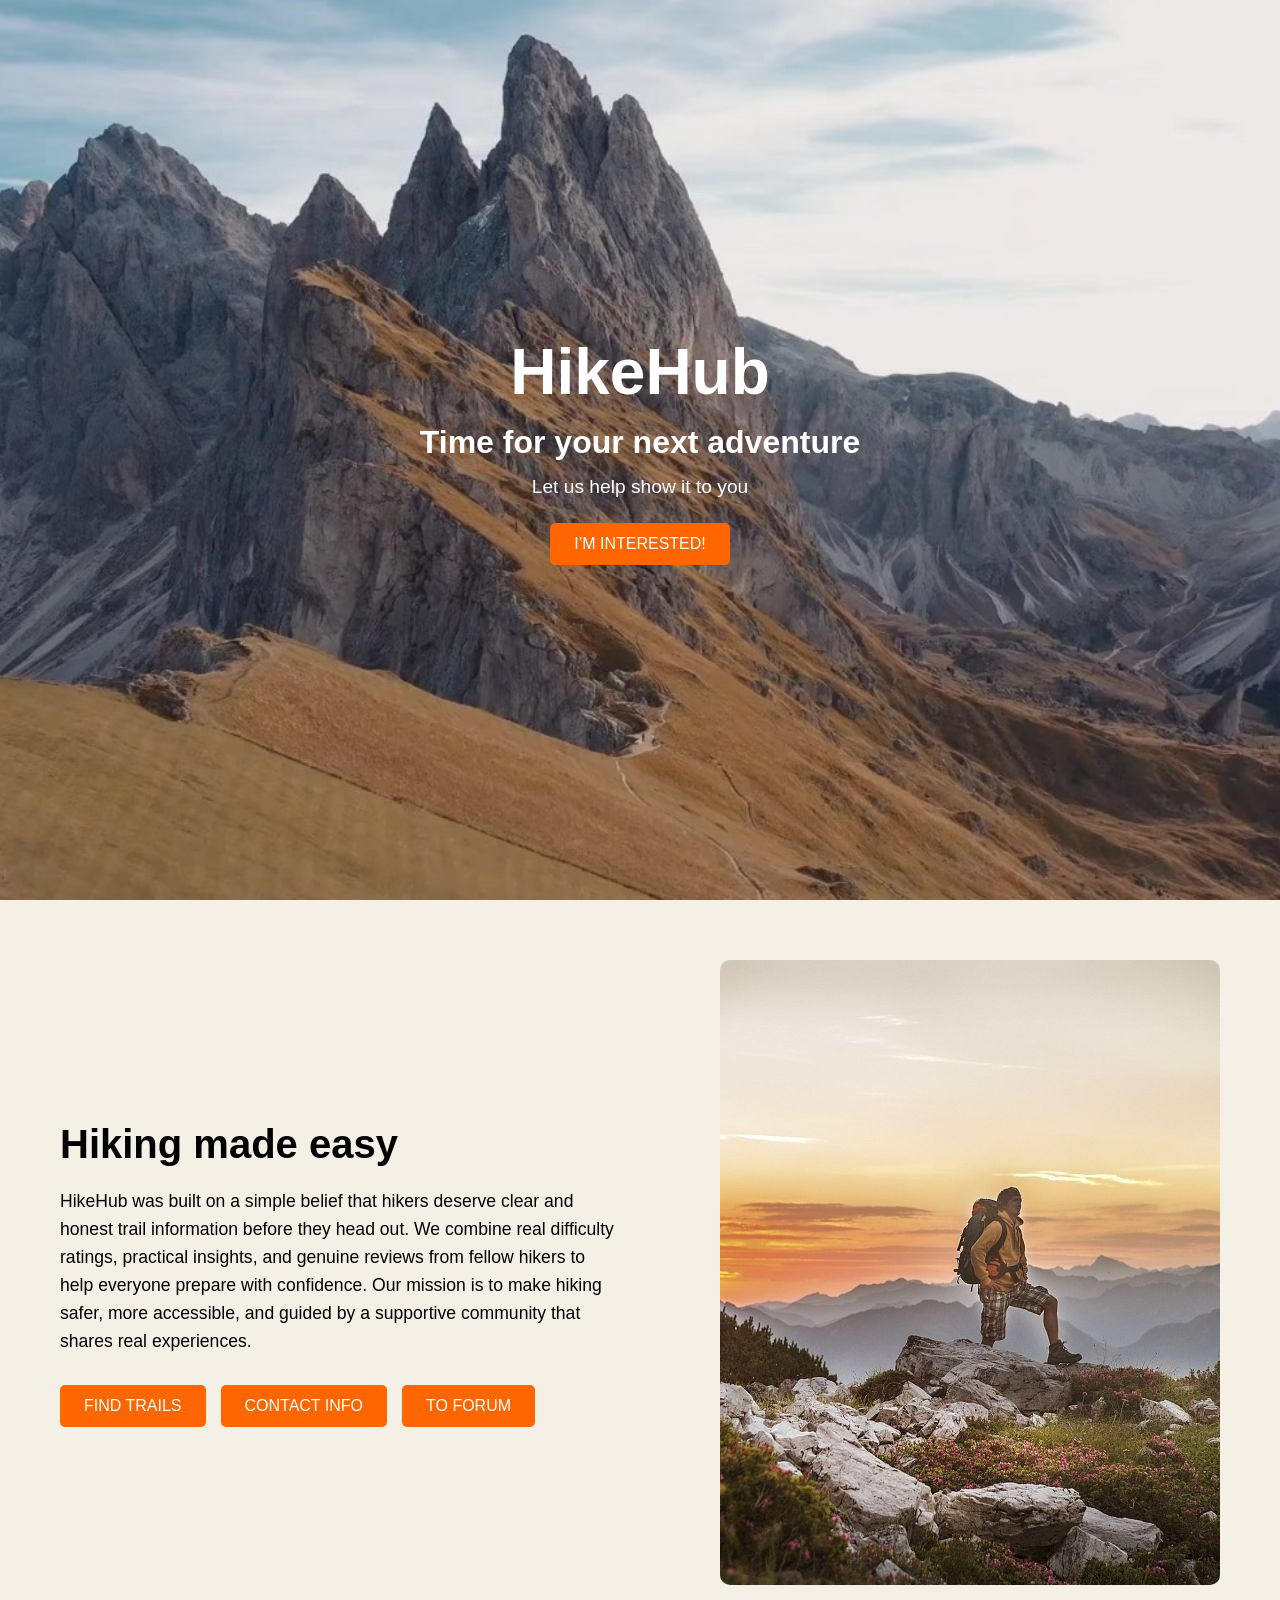
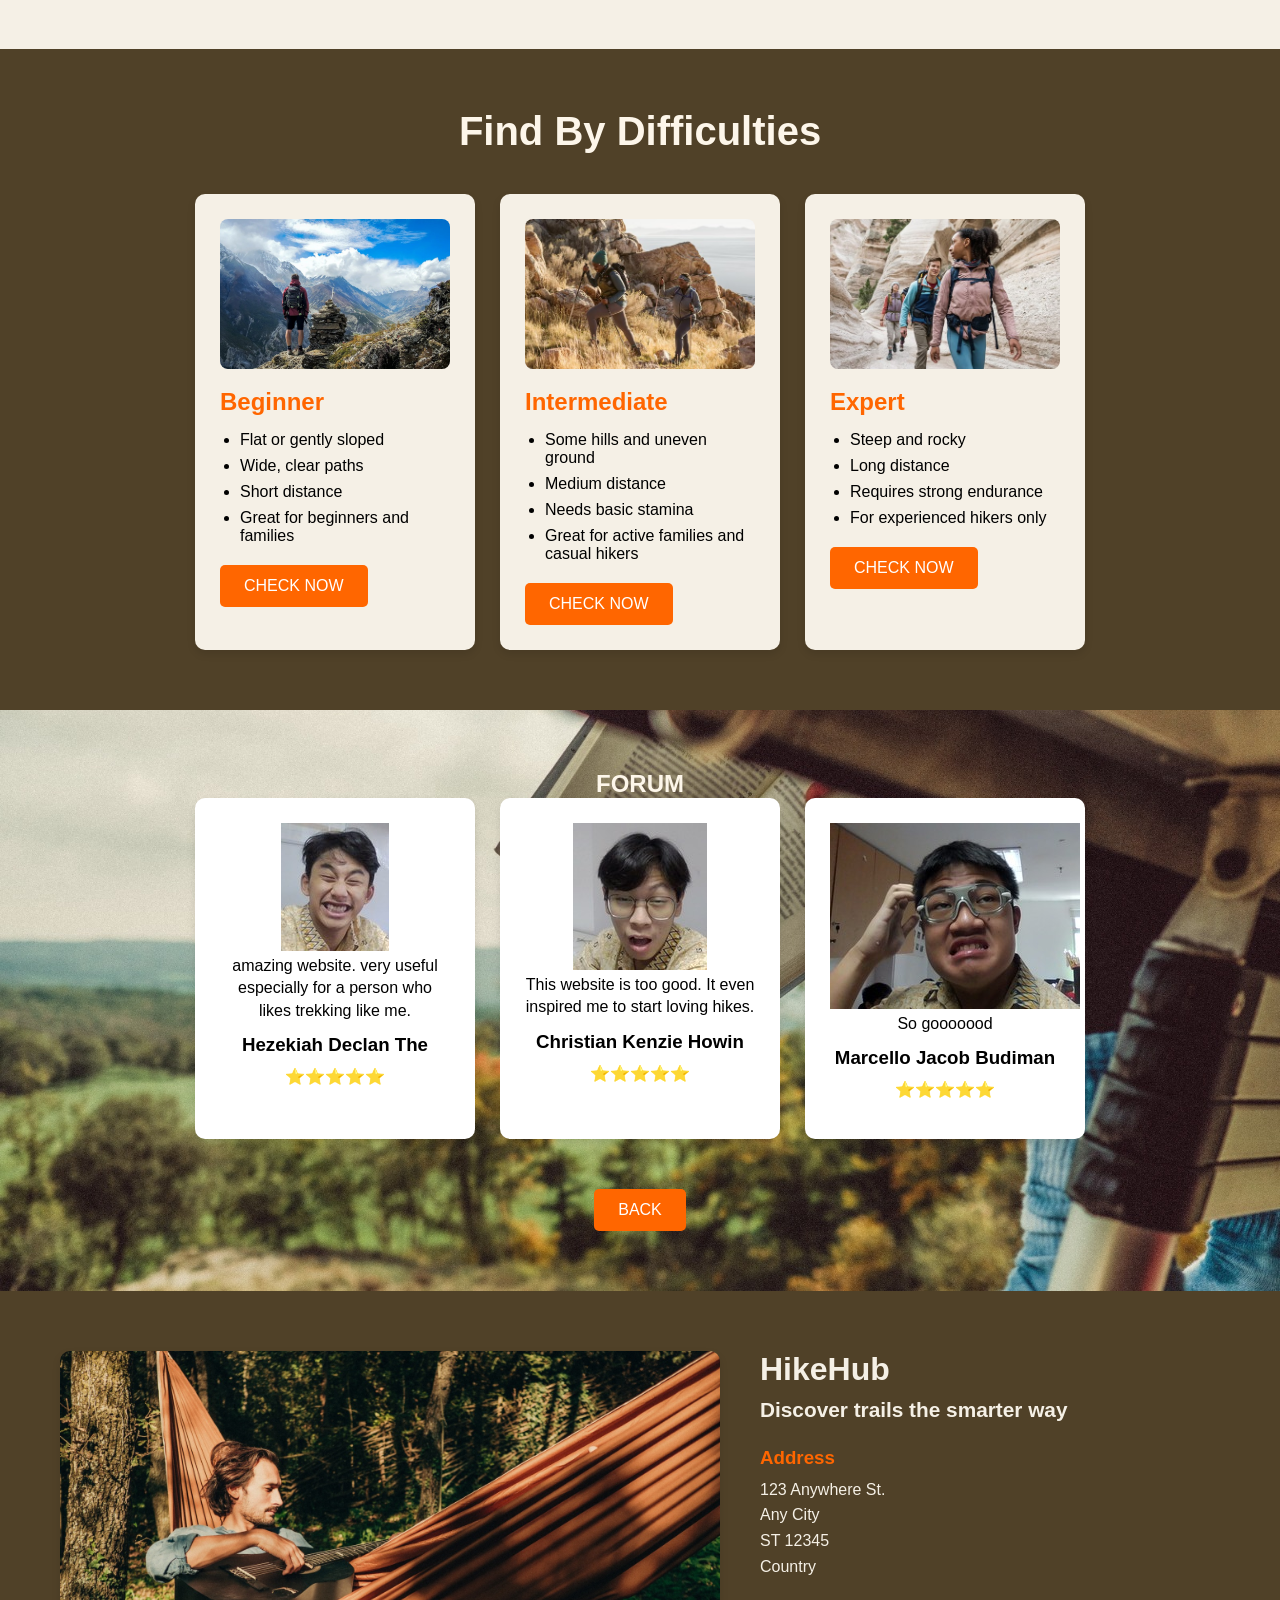
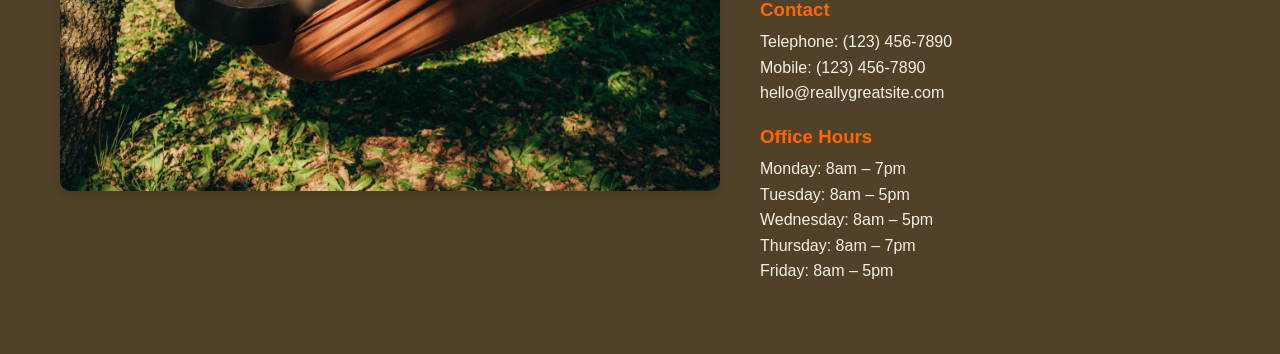
<file: index.html>
<!DOCTYPE html>
<html lang="en">
<head>
        <meta charset="UTF-8">
        <meta name="viewport" content="width=device-width, initial-scale=1.0">
        <title>HikeHub</title>
        <meta name="description" content="Hike Hub is a hiking website designed to help people discover and explore hiking trails.">
  
          <!-- Google tag (gtag.js) -->
          <script async src="https://www.googletagmanager.com/gtag/js?id=G-FWZPLFTRER"></script>
        <script>
          window.dataLayer = window.dataLayer || [];
          function gtag(){dataLayer.push(arguments);}
          gtag('js', new Date());
        gtag('config', 'G-FWZPLFTRER');
        </script>
  <meta charset="UTF-8">
  <meta name="viewport" content="width=device-width, initial-scale=1.0">
  <title>HikeHub</title>
  <link rel="stylesheet" href="styles.css">
  <meta name="keywords" content="HikeHub">
  <meta name="description" content="Marpel">
</head>
<body>

  <section class="PEL">
    <div class="KENZ">
      <h1>HikeHub</h1>
      <h2>Time for your next adventure</h2>
      <p>Let us help show it to you</p>
      <a href="#PELLL" class="KENZZZ">I’M INTERESTED!</a>
    </div>
  </section>

  <section id="PELLL" class="PELLL">
    <div class="ZIEEE">
      <h1>Hiking made easy</h1>
      <p>
        HikeHub was built on a simple belief that hikers deserve clear and honest trail information before they head out. 
        We combine real difficulty ratings, practical insights, and genuine reviews from fellow hikers to help everyone prepare with confidence. 
        Our mission is to make hiking safer, more accessible, and guided by a supportive community that shares real experiences.
      </p>
      <div class="FEII">
        <a href="#anything" class="KENZZZ">FIND TRAILS</a>
        <a href="#MISAEL" class="KENZZZ">CONTACT INFO</a>
        <a href="#anythingelse" class="KENZZZ">TO FORUM</a>
      </div>
    </div>
    <div class="VEL">
      <img src="2.jpeg" alt="Hiker Sunset">
    </div>
  </section>

  <section id="anything" class="anything">
    <h1>Find By Difficulties</h1>
    <div class="HARUSNYABEBAS">
      <div class="BEBAS">
        <img src="3 1.jpeg" alt="Beginner Trail" class="card-img">
        <h2>Beginner</h2>
        <ul>
          <li>Flat or gently sloped</li>
          <li>Wide, clear paths</li>
          <li>Short distance</li>
          <li>Great for beginners and families</li>
        </ul>
        <a href="abc.html" class="KENZZZ">CHECK NOW</a>
      </div>
      <div class="BEBAS">
        <img src="3.jpeg" alt="Intermediate Trail" class="card-img">
        <h2>Intermediate</h2>
        <ul>
          <li>Some hills and uneven ground</li>
          <li>Medium distance</li>
          <li>Needs basic stamina</li>
          <li>Great for active families and casual hikers</li>
        </ul>
        <a href="intermediate.html" class="KENZZZ">CHECK NOW</a>
      </div>
      <div class="BEBAS">
        <img src="32.jpeg" alt="Expert Trail" class="card-img">
        <h2>Expert</h2>
        <ul>
          <li>Steep and rocky</li>
          <li>Long distance</li>
          <li>Requires strong endurance</li>
          <li>For experienced hikers only</li>
        </ul>
        <a href="def.html" class="KENZZZ">CHECK NOW</a>
      </div>
    </div>
  </section>

  <section id="anythingelse" class="anythingelse">
    <h1>FORUM</h1>
    <div class="FORUMSSS">
      <div class="HEZKIE">
        <img src="HEZK.jpeg" alt="Profile 1" class="APA">
        <p>amazing website. very useful especially for a person who likes trekking like me.</p>
        <h3>Hezekiah Declan The</h3>
        <p>⭐⭐⭐⭐⭐</p>
      </div>
      <div class="HEZKIE">
        <img src="KEN.jpeg" alt="Profile 2" class="APA">
        <p>This website is too good. It even inspired me to start loving hikes.</p>
        <h3>Christian Kenzie Howin</h3>
        <p>⭐⭐⭐⭐⭐</p>
      </div>
      <div class="HEZKIE">
        <img src="CELLO.jpeg" alt="Profile 3" class="APA">
        <p>So gooooood</p>
        <h3>Marcello Jacob Budiman</h3>
        <p>⭐⭐⭐⭐⭐</p>
      </div>
    </div>
    <a href="#PELLL" class="KENZZZ forum-back">BACK</a>
  </section>

  <section id="MISAEL" class="MISAEL">
    <div class="BENN">
      <img src="81.jpeg" alt="Chilling Guy">
    </div>
    <div class="MIKHAEL">
      <h1>HikeHub</h1>
      <h2>Discover trails the smarter way</h2>

      <h3>Address</h3>
      <p>123 Anywhere St.<br>Any City<br>ST 12345<br>Country</p>

      <h3>Contact</h3>
      <p>Telephone: (123) 456-7890<br>
         Mobile: (123) 456-7890<br>
         hello@reallygreatsite.com</p>

      <h3>Office Hours</h3>
      <p>
        Monday: 8am – 7pm<br>
        Tuesday: 8am – 5pm<br>
        Wednesday: 8am – 5pm<br>
        Thursday: 8am – 7pm<br>
        Friday: 8am – 5pm
      </p>

  </section>

</body>
</html>
</file>
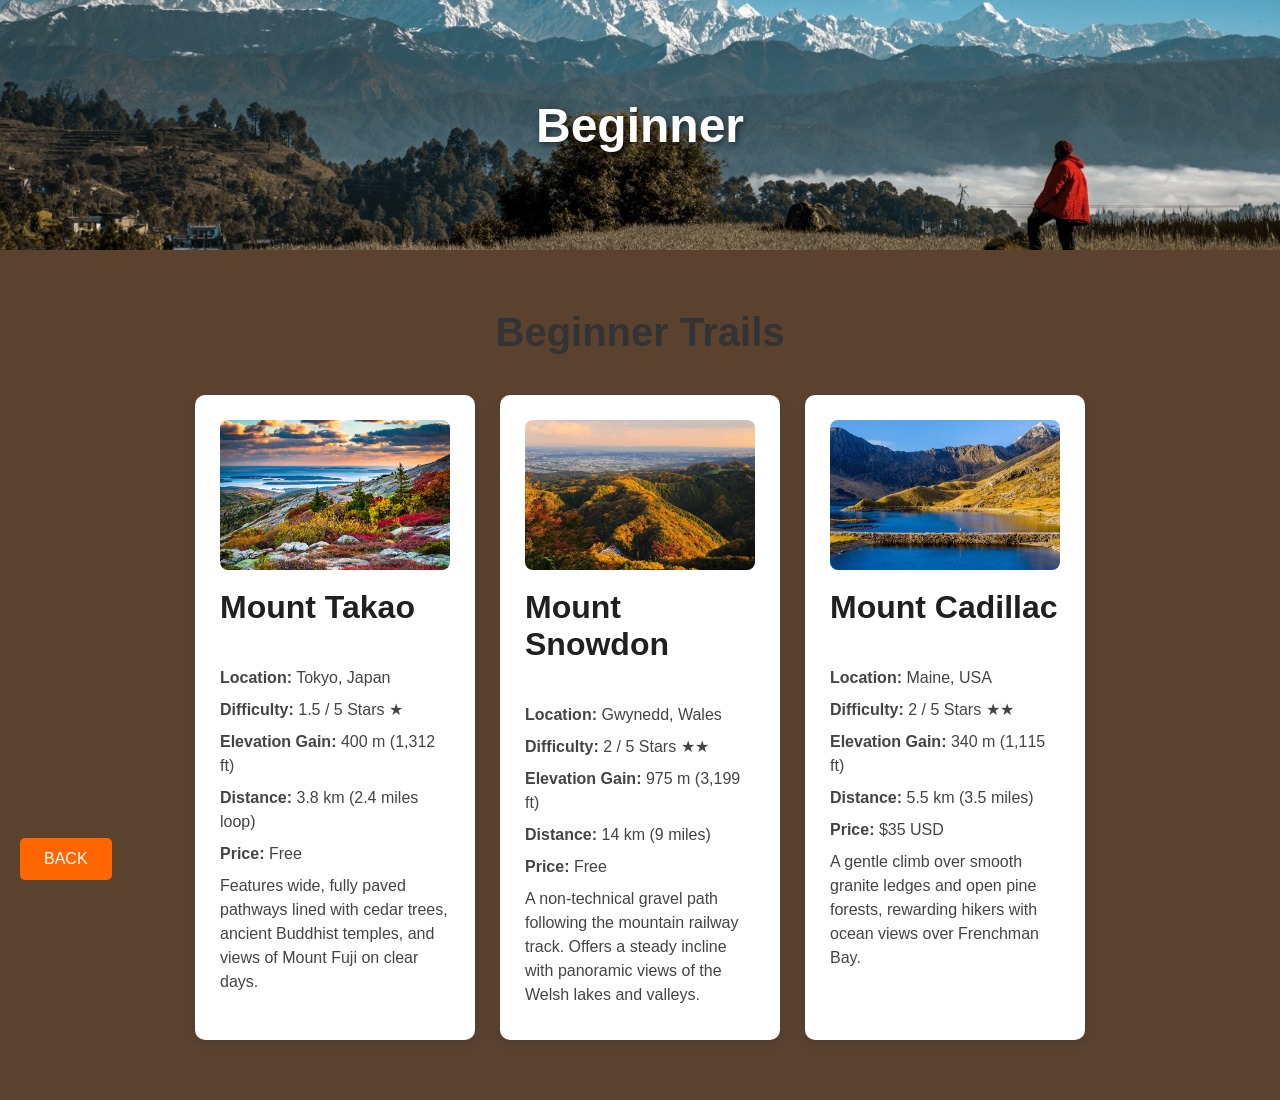
<file: abc.html>
<!DOCTYPE html>
<html lang="en">
<head>
  <meta charset="UTF-8">
  <meta name="viewport" content="width=device-width, initial-scale=1.0">
  <title>Beginner</title>
  <link rel="stylesheet" href="styles.css">
</head>
<body>
    <section class="banner">
    <h1>Beginner</h1>
  </section>

  <section class="BEBASPAGE">
    <h1>Beginner Trails</h1>

    <div class="HARUSNYA">
      <div class="BEBAS-trail">
        <a href="LOGIN.html">
            <img src="44.jpeg" alt="Mount Takao" class="card-img">
        </a>
        <h2>Mount Takao</h2>
        <p><strong>Location:</strong> Tokyo, Japan</p>
        <p><strong>Difficulty:</strong> 1.5 / 5 Stars ★</p>
        <p><strong>Elevation Gain:</strong> 400 m (1,312 ft)</p>
        <p><strong>Distance:</strong> 3.8 km (2.4 miles loop)</p>
        <p><strong>Price:</strong> Free</p>
        <p>Features wide, fully paved pathways lined with cedar trees, ancient Buddhist temples, and views of Mount Fuji on clear days.</p>
      </div>

      <div class="BEBAS-trail">
        <a href="LOGIN.html">
         <img src="42.jpeg" alt="Mount Snowdon" class="card-img">
        </a>
        <h2>Mount Snowdon</h2>
        <p><strong>Location:</strong> Gwynedd, Wales</p>
        <p><strong>Difficulty:</strong> 2 / 5 Stars ★★</p>
        <p><strong>Elevation Gain:</strong> 975 m (3,199 ft)</p>
        <p><strong>Distance:</strong> 14 km (9 miles)</p>
        <p><strong>Price:</strong> Free</p>
        <p>A non-technical gravel path following the mountain railway track. Offers a steady incline with panoramic views of the Welsh lakes and valleys.</p>
      </div>

      <div class="BEBAS-trail">
        <a href="LOGIN.html">
         <img src="43.jpeg" alt="Mount Cadillac" class="card-img">
        </a>
        <h2>Mount Cadillac</h2>
        <p><strong>Location:</strong> Maine, USA</p>
        <p><strong>Difficulty:</strong> 2 / 5 Stars ★★</p>
        <p><strong>Elevation Gain:</strong> 340 m (1,115 ft)</p>
        <p><strong>Distance:</strong> 5.5 km (3.5 miles)</p>
        <p><strong>Price:</strong> $35 USD</p>
        <p>A gentle climb over smooth granite ledges and open pine forests, rewarding hikers with ocean views over Frenchman Bay.</p>
      </div>
    </div>

    <a href="open.html" class="KENZZZ contact-back">BACK</a>
  </section>

</body>
</html>
</file>
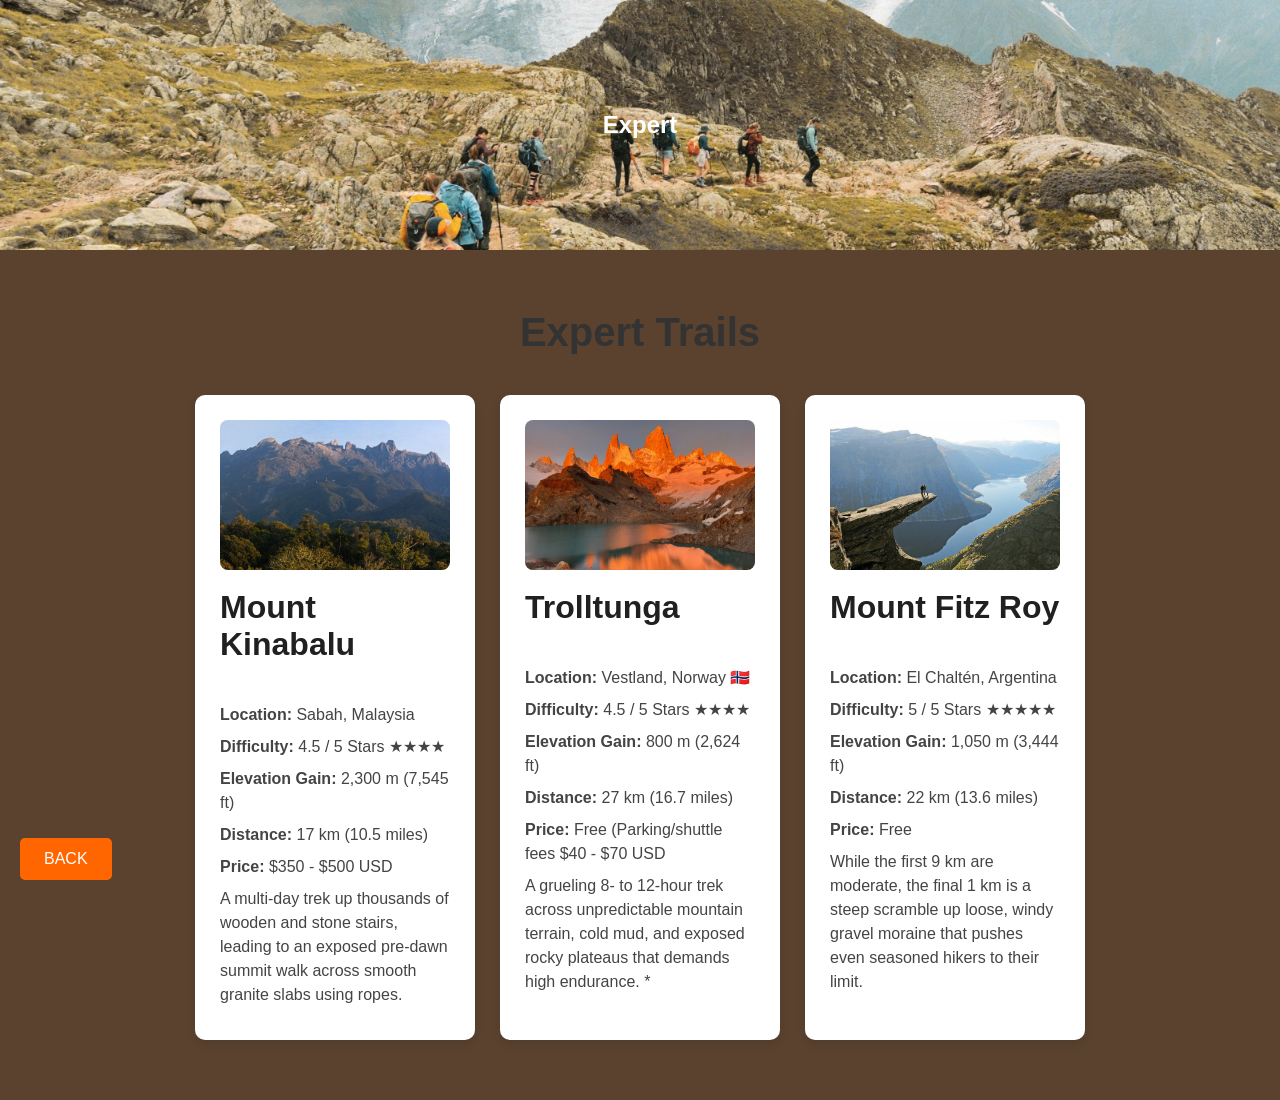
<file: def.html>
<!DOCTYPE html>
<html lang="en">
<head>
  <meta charset="UTF-8">
  <meta name="viewport" content="width=device-width, initial-scale=1.0">
  <title>Expert</title>
  <link rel="stylesheet" href="styles.css">
</head>
<body>
      <section class="banner2">
    <h1>Expert</h1>
  </section>

  <section class="BEBASPAGE">
    <h1>Expert Trails</h1>

    <div class="HARUSNYA">
      <div class="BEBAS-trail">
        <img src="62.jpeg" alt="Mount Fuji" class="card-img">
        <h2>Mount Kinabalu</h2>
        <p><strong>Location:</strong> Sabah, Malaysia</p>
        <p><strong>Difficulty:</strong> 4.5 / 5 Stars ★★★★</p>
        <p><strong>Elevation Gain:</strong> 2,300 m (7,545 ft)</p>
        <p><strong>Distance:</strong> 17 km (10.5 miles)</p>
        <p><strong>Price:</strong> $350 - $500 USD</p>
        <p>A multi-day trek up thousands of wooden and stone stairs, leading to an exposed pre-dawn summit walk across smooth granite slabs using ropes.</p>
      </div>

      <div class="BEBAS-trail">
        <img src="63.jpeg" alt="Mount Snowdon" class="card-img">
        <h2>Trolltunga</h2>
        <p><strong>Location:</strong> Vestland, Norway 🇳🇴</p>
        <p><strong>Difficulty:</strong> 4.5 / 5 Stars ★★★★</p>
        <p><strong>Elevation Gain:</strong> 800 m (2,624 ft)</p>
        <p><strong>Distance:</strong> 27 km (16.7 miles)</p>
        <p><strong>Price:</strong> Free (Parking/shuttle fees $40 - $70 USD</p>
        <p> A grueling 8- to 12-hour trek across unpredictable mountain terrain, cold mud, and exposed rocky plateaus that demands high endurance.
* </p>
      </div>

      <div class="BEBAS-trail">
        <img src="64.jpeg" alt="Mount Cadillac" class="card-img">
      <h2>Mount Fitz Roy</h2>
        <p><strong>Location:</strong> El Chaltén, Argentina</p>
        <p><strong>Difficulty:</strong> 5 / 5 Stars ★★★★★</p>
        <p><strong>Elevation Gain:</strong> 1,050 m (3,444 ft)</p>
        <p><strong>Distance:</strong> 22 km (13.6 miles)</p>
        <p><strong>Price:</strong> Free</p>
        <p>While the first 9 km are moderate, the final 1 km is a steep scramble up loose, windy gravel moraine that pushes even seasoned hikers to their limit.</p>
      </div>
    </div>

    <a href="open.html" class="KENZZZ contact-back">BACK</a>
  </section>

</body>
</html>
</file>
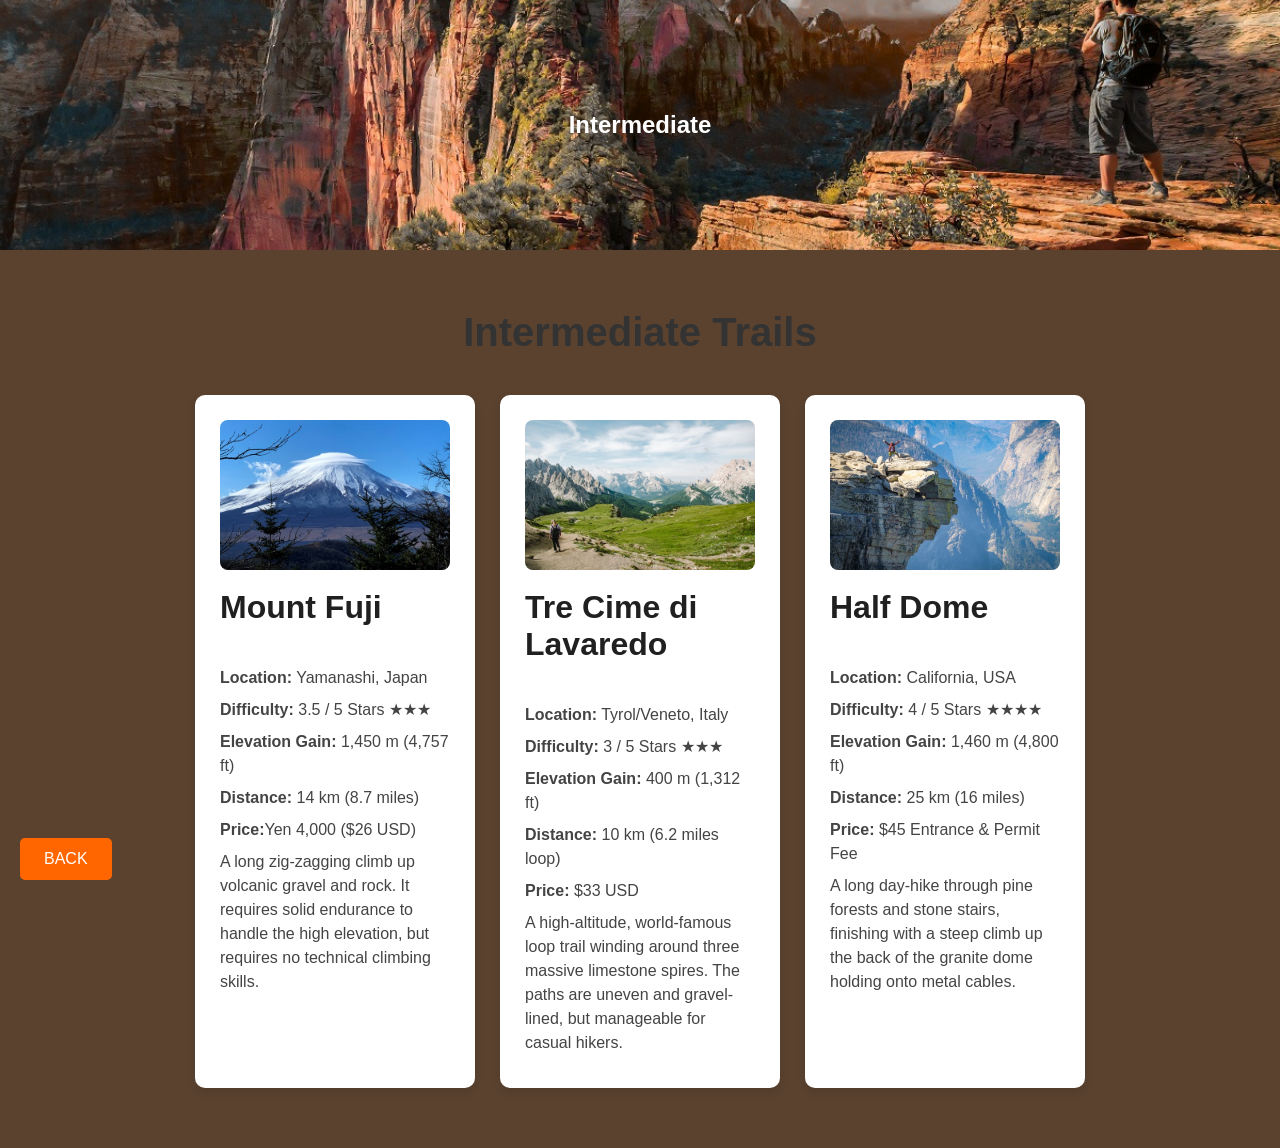
<file: INTERMEDIATE.HTML>
<!DOCTYPE html>
<html lang="en">
<head>
  <meta charset="UTF-8">
  <meta name="viewport" content="width=device-width, initial-scale=1.0">
  <title>Intermediate</title>
  <link rel="stylesheet" href="styles.css">
</head>
<body>
  <section class="banner3">
    <h1>Intermediate</h1>
  </section>

  <section class="BEBASPAGE">
    <h1>Intermediate Trails</h1>

    <div class="HARUSNYA">
      <div class="BEBAS-trail">
        <img src="53.jpeg" alt="Mount Takao" class="card-img">
       <h2>Mount Fuji</h2>
        <p><strong>Location:</strong> Yamanashi, Japan</p>
        <p><strong>Difficulty:</strong> 3.5 / 5 Stars ★★★</p>
        <p><strong>Elevation Gain:</strong> 1,450 m (4,757 ft)</p>
        <p><strong>Distance:</strong> 14 km (8.7 miles)</p>
        <p><strong>Price:</strong>Yen 4,000 ($26 USD) </p>
        <p>A long zig-zagging climb up volcanic gravel and rock. It requires solid endurance to handle the high elevation, but requires no technical climbing skills.</p>
      </div>

      <div class="BEBAS-trail">
        <img src="54.jpeg" alt="Mount Snowdon" class="card-img">
        <h2>Tre Cime di Lavaredo</h2>
        <p><strong>Location:</strong> Tyrol/Veneto, Italy</p>
        <p><strong>Difficulty:</strong> 3 / 5 Stars ★★★</p>
        <p><strong>Elevation Gain:</strong> 400 m (1,312 ft)</p>
        <p><strong>Distance:</strong> 10 km (6.2 miles loop)</p>
        <p><strong>Price:</strong> $33 USD</p>
        <p>A high-altitude, world-famous loop trail winding around three massive limestone spires. The paths are uneven and gravel-lined, but manageable for casual hikers.</p>
      </div>

      <div class="BEBAS-trail">
        <img src="55.jpeg" alt="Mount Cadillac" class="card-img">
        <h2>Half Dome</h2>
        <p><strong>Location:</strong> California, USA</p>
        <p><strong>Difficulty:</strong> 4 / 5 Stars ★★★★</p>
        <p><strong>Elevation Gain:</strong> 1,460 m (4,800 ft)</p>
        <p><strong>Distance:</strong> 25 km (16 miles)</p>
        <p><strong>Price:</strong> $45 Entrance & Permit Fee</p>
        <p>A long day-hike through pine forests and stone stairs, finishing with a steep climb up the back of the granite dome holding onto metal cables.</p>
      </div>
    </div>

    <a href="open.html" class="KENZZZ contact-back">BACK</a>
  </section>

</body>
</html>
</file>
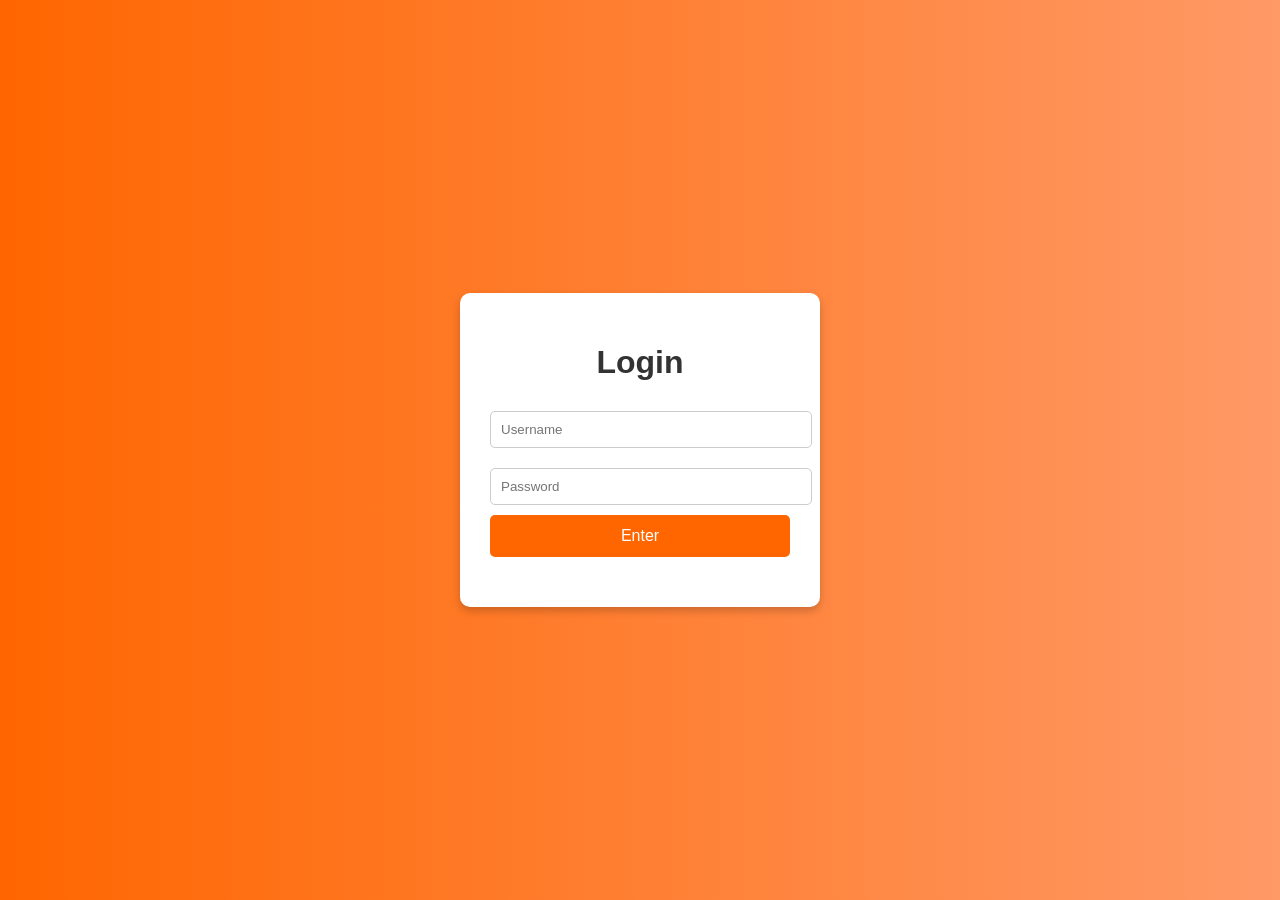
<file: LOGIN.html>
<!DOCTYPE html>
<html lang="en">
<head>
  <meta charset="UTF-8">
  <meta name="viewport" content="width=device-width, initial-scale=1.0">
  <title>Log in Page</title>
  <style>
    body {
      font-family: Arial, sans-serif;
      background: linear-gradient(to right, #ff6600, #ff9966);
      display: flex;
      justify-content: center;
      align-items: center;
      height: 100vh;
      margin: 0;
    }

    .logincontainer {
      background: white;
      padding: 30px;
      border-radius: 10px;
      box-shadow: 0 4px 8px rgba(0,0,0,0.2);
      text-align: center;
      width: 300px;
    }

    .logincontainer h1 {
      margin-bottom: 20px;
      color: #333;
    }

    input {
      width: 100%;
      padding: 10px;
      margin: 10px 0;
      border: 1px solid #ccc;
      border-radius: 5px;
    }

    button {
      background-color: #ff6600;
      color: white;
      border: none;
      padding: 12px 20px;
      border-radius: 5px;
      cursor: pointer;
      width: 100%;
      font-size: 1rem;
      transition: background 0.3s ease;
    }

    button:hover {
      background-color: #e65c00;
    }

    .message {
      margin-top: 20px;
      font-size: 1.1rem;
      color: #333;
    }
  </style>
</head>
<body>

  <div class="logincontainer">
    <h1>Login</h1>
    <input type="text" id="username" placeholder="Username">
    <input type="password" id="password" placeholder="Password">
    <button onclick="login()">Enter</button>
    <div class="message" id="message"></div>
  </div>

  <script>
    function login() {
      const user = document.getElementById('username').value;
      const pass = document.getElementById('password').value;

      if (user && pass) {
        document.getElementById('message').innerText = "Please wait a few seconds...";
        
        const delay = Math.floor(Math.random() * (7000 - 3000 + 1)) + 3000;
        
        setTimeout(() => {
          window.location.href = "open.html"; 
        }, delay);
      } else {
        document.getElementById('message').innerText = "Please enter both username and password.";
      }
    }
  </script>

</body>
</html>
</file>
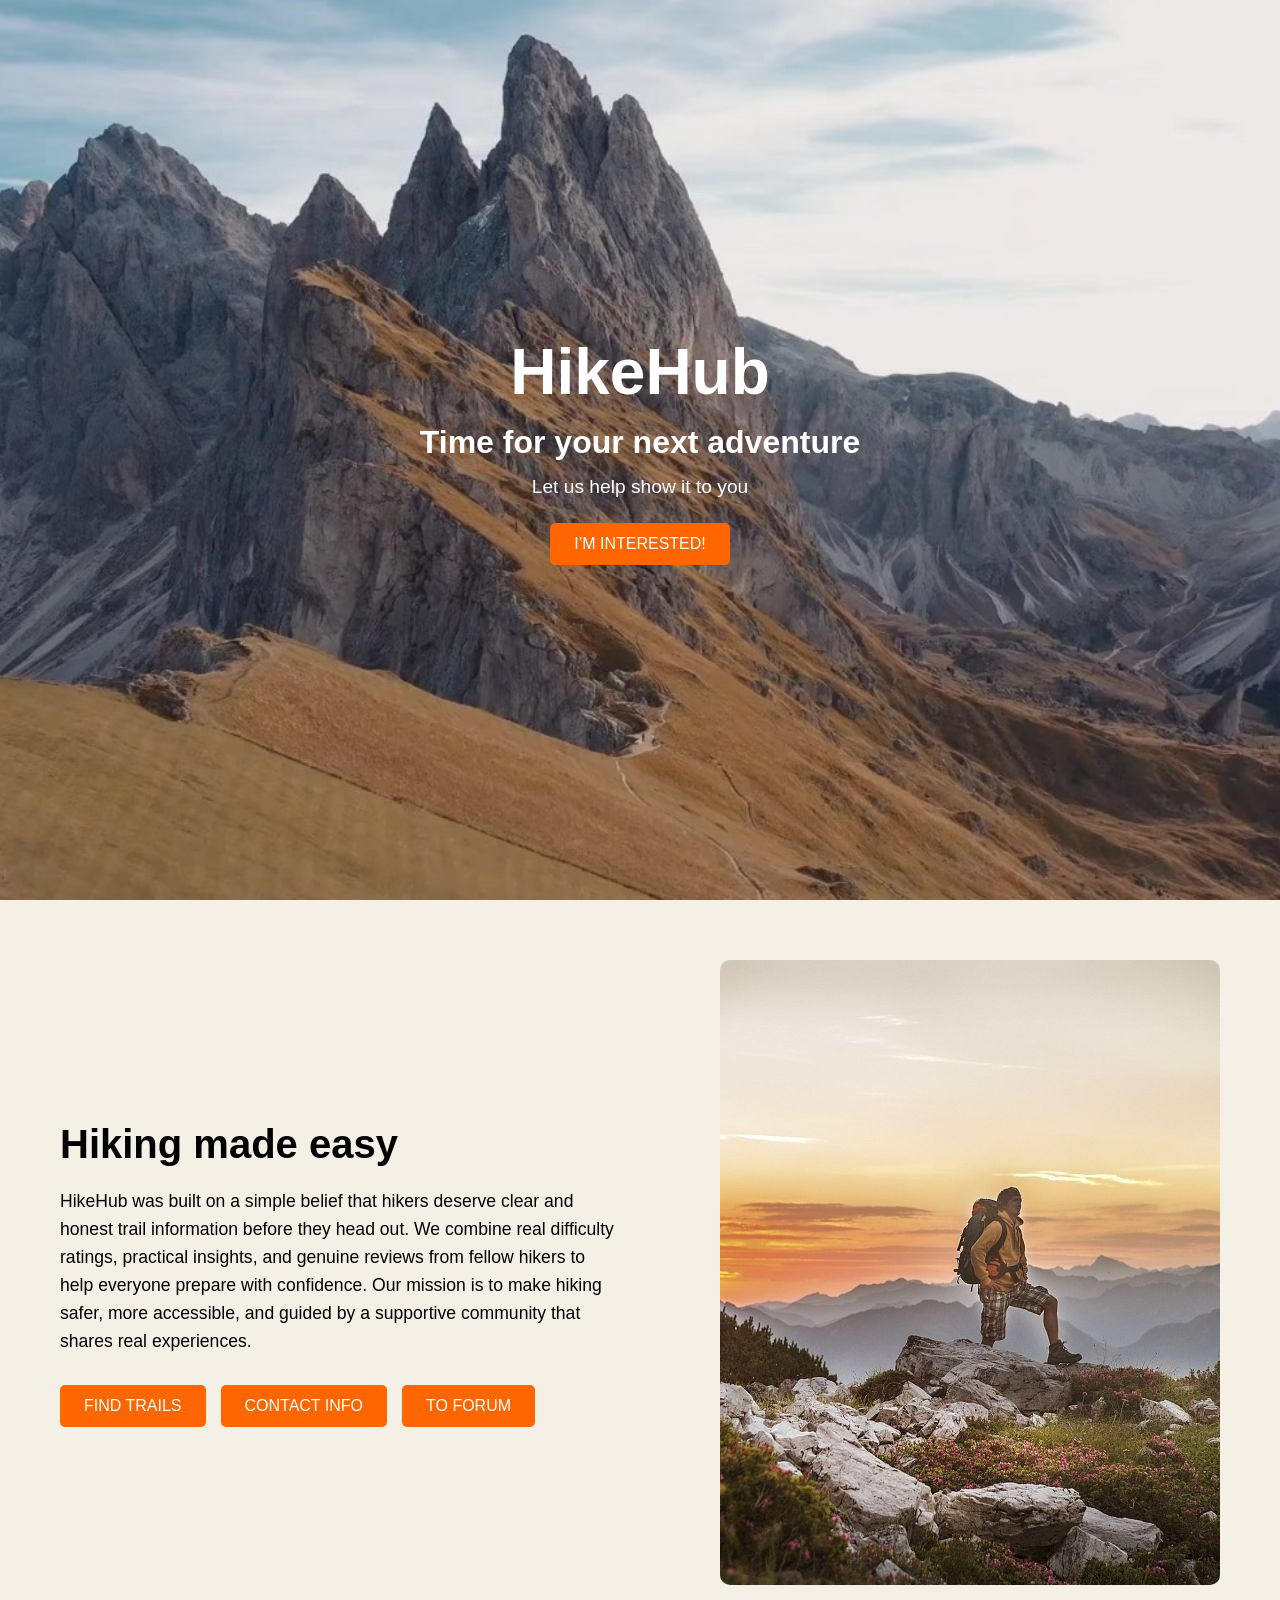
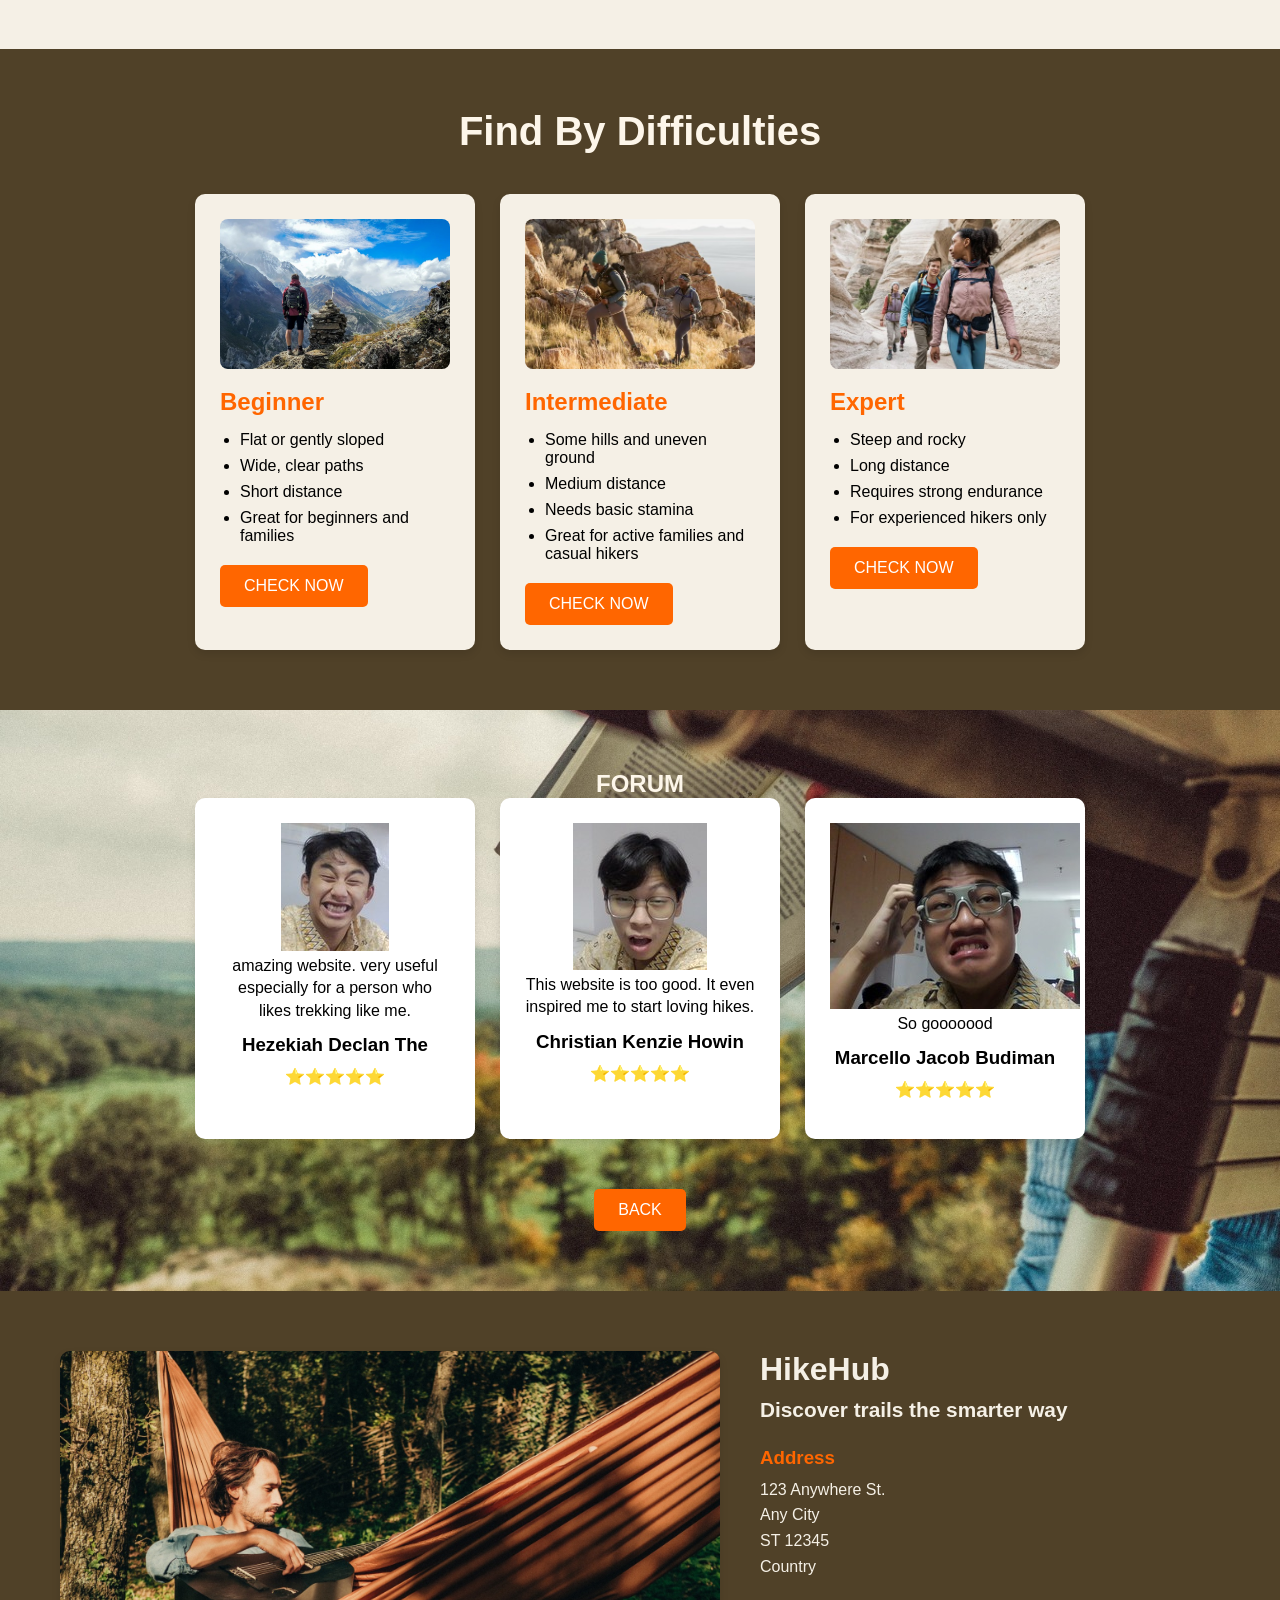
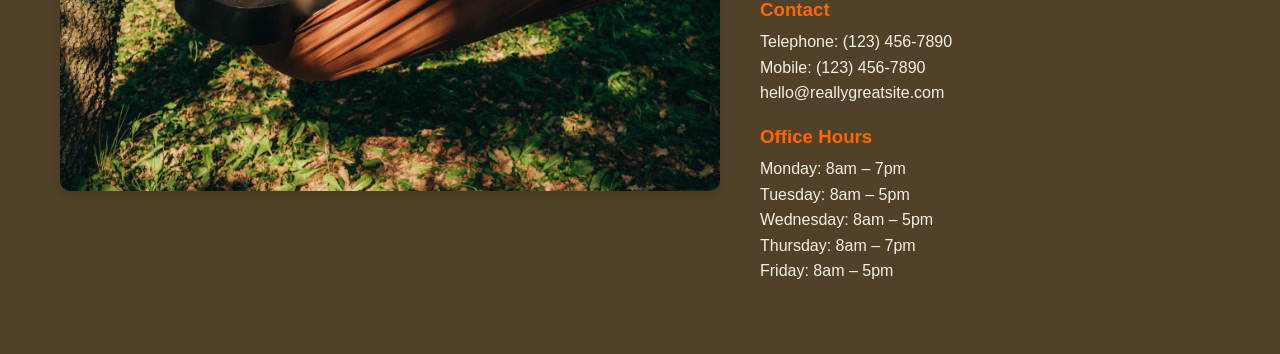
<file: open.html>
<!DOCTYPE html>
<html lang="en">
<head>
  <meta charset="UTF-8">
  <meta name="viewport" content="width=device-width, initial-scale=1.0">
  <title>HikeHub</title>
  <link rel="stylesheet" href="styles.css">
  <meta name="keywords" content="HikeHub">
  <meta name="description" content="Marpel">
</head>
<body>

  <section class="PEL">
    <div class="KENZ">
      <h1>HikeHub</h1>
      <h2>Time for your next adventure</h2>
      <p>Let us help show it to you</p>
      <a href="#PELLL" class="KENZZZ">I’M INTERESTED!</a>
    </div>
  </section>

  <section id="PELLL" class="PELLL">
    <div class="ZIEEE">
      <h1>Hiking made easy</h1>
      <p>
        HikeHub was built on a simple belief that hikers deserve clear and honest trail information before they head out. 
        We combine real difficulty ratings, practical insights, and genuine reviews from fellow hikers to help everyone prepare with confidence. 
        Our mission is to make hiking safer, more accessible, and guided by a supportive community that shares real experiences.
      </p>
      <div class="FEII">
        <a href="#anything" class="KENZZZ">FIND TRAILS</a>
        <a href="#MISAEL" class="KENZZZ">CONTACT INFO</a>
        <a href="#anythingelse" class="KENZZZ">TO FORUM</a>
      </div>
    </div>
    <div class="VEL">
      <img src="2.jpeg" alt="Hiker Sunset">
    </div>
  </section>

  <section id="anything" class="anything">
    <h1>Find By Difficulties</h1>
    <div class="HARUSNYABEBAS">
      <div class="BEBAS">
        <img src="3 1.jpeg" alt="Beginner Trail" class="card-img">
        <h2>Beginner</h2>
        <ul>
          <li>Flat or gently sloped</li>
          <li>Wide, clear paths</li>
          <li>Short distance</li>
          <li>Great for beginners and families</li>
        </ul>
        <a href="abc.html" class="KENZZZ">CHECK NOW</a>
      </div>
      <div class="BEBAS">
        <img src="3.jpeg" alt="Intermediate Trail" class="card-img">
        <h2>Intermediate</h2>
        <ul>
          <li>Some hills and uneven ground</li>
          <li>Medium distance</li>
          <li>Needs basic stamina</li>
          <li>Great for active families and casual hikers</li>
        </ul>
        <a href="intermediate.html" class="KENZZZ">CHECK NOW</a>
      </div>
      <div class="BEBAS">
        <img src="32.jpeg" alt="Expert Trail" class="card-img">
        <h2>Expert</h2>
        <ul>
          <li>Steep and rocky</li>
          <li>Long distance</li>
          <li>Requires strong endurance</li>
          <li>For experienced hikers only</li>
        </ul>
        <a href="def.html" class="KENZZZ">CHECK NOW</a>
      </div>
    </div>
  </section>

  <section id="anythingelse" class="anythingelse">
    <h1>FORUM</h1>
    <div class="FORUMSSS">
      <div class="HEZKIE">
        <img src="HEZK.jpeg" alt="Profile 1" class="APA">
        <p>amazing website. very useful especially for a person who likes trekking like me.</p>
        <h3>Hezekiah Declan The</h3>
        <p>⭐⭐⭐⭐⭐</p>
      </div>
      <div class="HEZKIE">
        <img src="KEN.jpeg" alt="Profile 2" class="APA">
        <p>This website is too good. It even inspired me to start loving hikes.</p>
        <h3>Christian Kenzie Howin</h3>
        <p>⭐⭐⭐⭐⭐</p>
      </div>
      <div class="HEZKIE">
        <img src="CELLO.jpeg" alt="Profile 3" class="APA">
        <p>So gooooood</p>
        <h3>Marcello Jacob Budiman</h3>
        <p>⭐⭐⭐⭐⭐</p>
      </div>
    </div>
    <a href="#PELLL" class="KENZZZ forum-back">BACK</a>
  </section>

  <section id="MISAEL" class="MISAEL">
    <div class="BENN">
      <img src="81.jpeg" alt="Chilling Guy">
    </div>
    <div class="MIKHAEL">
      <h1>HikeHub</h1>
      <h2>Discover trails the smarter way</h2>

      <h3>Address</h3>
      <p>123 Anywhere St.<br>Any City<br>ST 12345<br>Country</p>

      <h3>Contact</h3>
      <p>Telephone: (123) 456-7890<br>
         Mobile: (123) 456-7890<br>
         hello@reallygreatsite.com</p>

      <h3>Office Hours</h3>
      <p>
        Monday: 8am – 7pm<br>
        Tuesday: 8am – 5pm<br>
        Wednesday: 8am – 5pm<br>
        Thursday: 8am – 7pm<br>
        Friday: 8am – 5pm
      </p>
    </div>
  </section>

</body>
</html>
</file>
<file: styles.css>
* {
  margin: 0;
  padding: 0;
  box-sizing: border-box;
  font-family: Arial, sans-serif;
}

html { scroll-behavior: smooth; }

.KENZZZ {
  background-color: #ff6600;
  color: white;
  text-decoration: none;
  padding: 12px 24px;
  font-size: 1rem;
  border-radius: 5px;
  transition: background 0.3s ease;
  display: inline-block;
}
.KENZZZ:hover { background-color: #e65c00; }

.PEL {
  background: url('FIRST\ PAGE.jpeg') no-repeat center center/cover;
  height: 100vh;
  display: flex;
  align-items: center;
  justify-content: center;
  text-align: center;
  color: white;
}
.KENZ h1 { font-size: 4rem; margin-bottom: 15px; }
.KENZ h2 { font-size: 2rem; margin-bottom: 15px; }
.KENZ p { font-size: 1.2rem; margin-bottom: 25px; }

.PELLL {
  display: flex;
  justify-content: space-between;
  align-items: center;
  padding: 60px;
  background-color: #f5f0e6;
}
.ZIEEE { flex: 1; padding-right: 40px; max-width: 600px; }
.ZIEEE h1 { font-size: 2.5rem; margin-bottom: 20px; }
.ZIEEE p { font-size: 1.1rem; line-height: 1.6; margin-bottom: 30px; }
.FEII { display: flex; gap: 15px; flex-wrap: wrap; }
.VEL { flex: 1; text-align: right; }
.VEL img { max-width: 100%; border-radius: 10px; }

.anything {
  background-color: #504128;
  padding: 60px;
  text-align: center;
}
.anything h1 { font-size: 2.5rem; margin-bottom: 40px; color: #fdf6ea; }
.HARUSNYABEBAS {
  display: flex;
  justify-content: center;
  gap: 25px;
  flex-wrap: wrap;
}
.BEBAS {
  background: #f5f0e6;
  border-radius: 10px;
  padding: 25px;
  width: 280px;
  box-shadow: 0 4px 8px rgba(0,0,0,0.1);
  text-align: left;
}
.BEBAS h2 { margin-bottom: 15px; color: #ff6600; }
.BEBAS ul { margin-bottom: 20px; padding-left: 20px; }
.BEBAS li { margin-bottom: 8px; }

.anythingelse {
  background: url('71.jpeg') no-repeat center center/cover;
  padding: 60px;
  text-align: center;
}

.anythingelse h1{color: #fdf6ea; }
.FORUMSSS {
  display: flex;
  justify-content: center;
  gap: 25px;
  flex-wrap: wrap;
}
.HEZKIE {
  background: white;
  border-radius: 10px;
  padding: 25px;
  width: 280px;
  box-shadow: 0 4px 8px rgba(0,0,0,0.1);
}
.APAAJ {
  width: 70px;
  height: 70px;
  border-radius: 50%;
  margin-bottom: 15px;
}
.HEZKIE p { margin-bottom: 12px; line-height: 1.4; }
.HEZKIE h3 { margin-bottom: 10px; font-weight: bold; }

.MISAEL {
  display: flex;
  justify-content: space-between;
  align-items: flex-start;
  padding: 60px;
  background-color: #504128;
  position: relative;
}
.MIKHAEL { flex: 1; padding-right: 40px; max-width: 500px; }
.MIKHAEL h1 { font-size: 2rem; margin-bottom: 10px; color: #f5f0e6;}
.MIKHAEL h2 { font-size: 1.3rem; margin-bottom: 25px; color: #f5f0e6; }
.MIKHAEL h3 { margin-top: 20px; margin-bottom: 8px; color: #ff6600; }
.MIKHAEL p { line-height: 1.6; margin-bottom: 10px; color: #f5f0e6; }
.BENN { flex: 1; text-align: right; }
.BENN img { max-width: 100%; border-radius: 10px; box-shadow: 0 4px 8px rgba(0,0,0,0.1); }
.MISAEL .KENZZZ { position: absolute; top: 20px; right: 20px; }

@media (max-width: 768px) {
  .PELLL, .MISAEL { flex-direction: column; text-align: center; }
  .ZIEEE, .MIKHAEL { padding-right: 0; max-width: 100%; }
  .VEL, .BENN { margin-top: 20px; text-align: center; }
}

.card-img {
  width: 100%;
  height: 150px;
  object-fit: cover;
  border-radius: 8px;
  margin-bottom: 15px;
}

.anything.else h1 {
  margin-bottom: 30px;
}
.FORUMSSS {
  margin-bottom: 30px;
}
.forum-back {
  margin-top: 20px;
}

.MISAEL {
  display: flex;
  justify-content: space-between;
  align-items: flex-start;
  padding: 60px;
  background-color: #504128;
  position: relative;
}
.BENN {
  flex: 1;
  text-align: left;
}
.MIKHAEL {
  flex: 1;
  padding-left: 40px;
  max-width: 500px;
}
.contact-back {
  position: absolute;
  bottom: 20px;
  left: 20px;
}
.BEBASPAGE {
  background-color: #d8e3d1;
  padding: 60px;
  text-align: center;
}

.BEBASPAGE h1 {
  font-size: 2.5rem;
  margin-bottom: 40px;
  color: #333;
}

.HARUSNYA {
  display: flex;
  justify-content: center;
  gap: 25px;
  flex-wrap: wrap;
}

.BEBAS-trail {
  background: white;
  border-radius: 10px;
  padding: 25px;
  width: 280px;
  box-shadow: 0 4px 8px rgba(0,0,0,0.1);
  text-align: left;
}

.BEBAS-trail h2 {
  margin-bottom: 15px;
  color: #ff6600;
}

.BEBAS-trail p {
  margin-bottom: 8px;
  line-height: 1.5;
  color: #444;
}

.card-img {
  width: 100%;
  height: 150px;
  object-fit: cover;
  border-radius: 8px;
  margin-bottom: 15px;
}

.contact-back {
  margin-top: 40px;
  display: inline-block;
}
.banner {
  background: url('41.jpeg') no-repeat center center/cover;
  height: 250px;
  display: flex;
  align-items: center;
  justify-content: center;
  color: white;
  text-align: center;
  position: relative;
}

.banner h1 {
  font-size: 3rem;
  font-weight: bold;
  text-shadow: 2px 2px 6px rgba(0,0,0,0.6);
}

.BEBASPAGE {
  background-color: #5a422f;
  padding: 60px;
  text-align: center;
}

.BEBASPAGE h2 {
  font-size: 2rem;
  margin-bottom: 40px;
  color: #202020;
}

.banner2 {
  background: url('61.jpeg') no-repeat center center/cover;
  height: 250px;
  display: flex;
  align-items: center;
  justify-content: center;
  color: white;
  text-align: center;
  position: relative;
}

.banner3 {
  background: url('52.jpeg') no-repeat center center/cover;
  height: 250px;
  display: flex;
  align-items: center;
  justify-content: center;
  color: white;
  text-align: center;
  position: relative;
}
</file>
